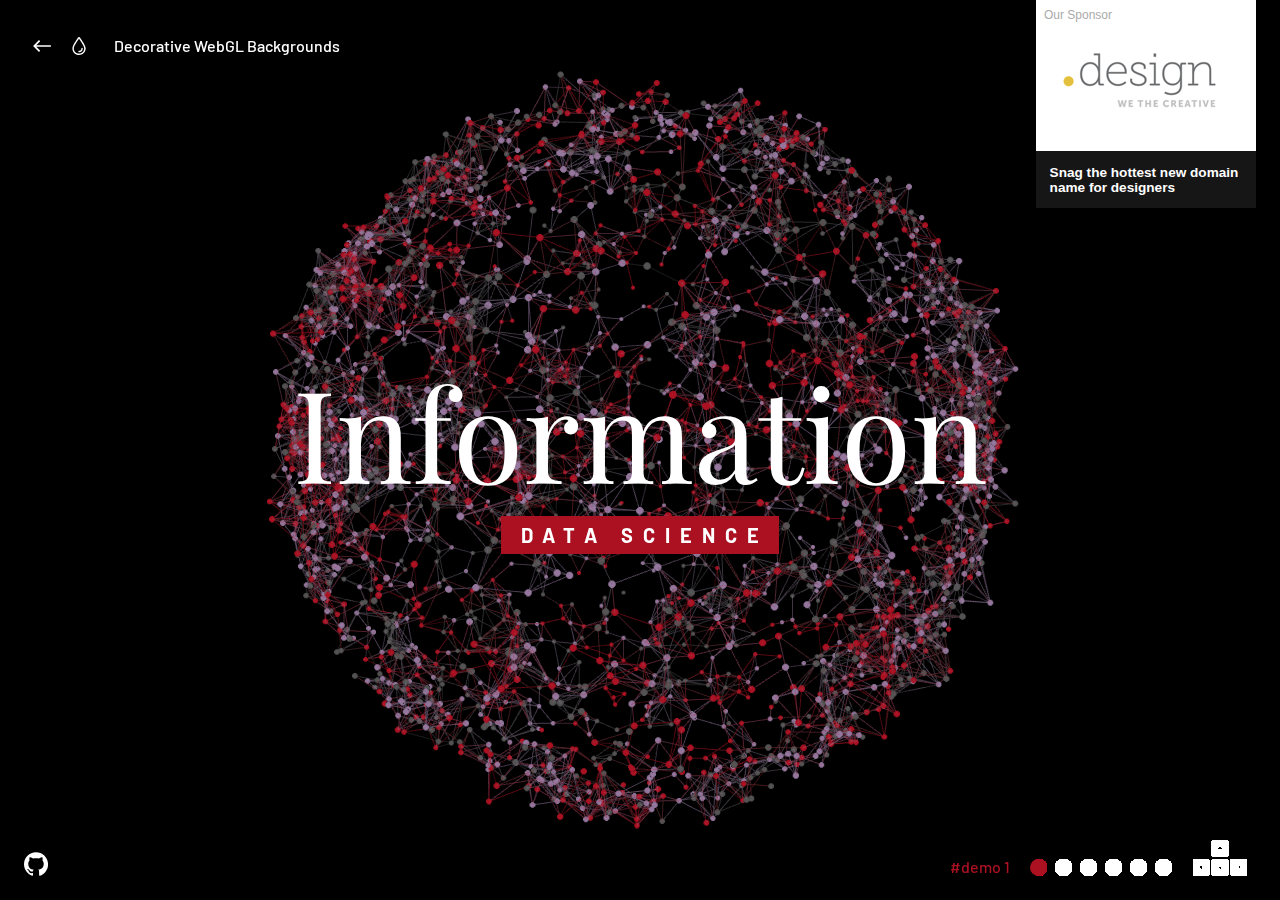
<file: index.html>
<!DOCTYPE html>
<html lang="en" class="no-js">
	<head>
		<meta charset="UTF-8" />
		<meta name="viewport" content="width=device-width, initial-scale=1">
		<title>Decorative WebGL Backgrounds | Demo 1 | Codrops</title>
		<meta name="description" content="A collection of decorative animated background shapes powered by WebGL and TweenMax." />
		<meta name="keywords" content="webgl, background, shape, web design, web development, tweenmax, gsap, animation" />
		<meta name="author" content="Louis Hoebregts for Codrops" />
		<link rel="shortcut icon" href="favicon.ico">
		<link href="https://fonts.googleapis.com/css?family=Barlow:400,500,700|Playfair+Display" rel="stylesheet">
		<link rel="stylesheet" type="text/css" href="css/base.css" />
		<link rel="stylesheet" type="text/css" href="css/demo1.css" />
		<link rel="stylesheet" type="text/css" href="pater/pater.css" />
		<script>document.documentElement.className="js";var supportsCssVars=function(){var e,t=document.createElement("style");return t.innerHTML="root: { --tmp-var: bold; }",document.head.appendChild(t),e=!!(window.CSS&&window.CSS.supports&&window.CSS.supports("font-weight","var(--tmp-var)")),t.parentNode.removeChild(t),e};supportsCssVars()||alert("Please view this demo in a modern browser that supports CSS Variables.");</script>
	</head>
	<body class="demo-1">
		<svg class="hidden">
			<symbol id="icon-arrow" viewBox="0 0 24 24">
				<title>arrow</title>
				<polygon points="6.3,12.8 20.9,12.8 20.9,11.2 6.3,11.2 10.2,7.2 9,6 3.1,12 9,18 10.2,16.8 "/>
			</symbol>
			<symbol id="icon-drop" viewBox="0 0 24 24">
				<title>drop</title>
				<path d="M12,21c-3.6,0-6.6-3-6.6-6.6C5.4,11,10.8,4,11.4,3.2C11.6,3.1,11.8,3,12,3s0.4,0.1,0.6,0.3c0.6,0.8,6.1,7.8,6.1,11.2C18.6,18.1,15.6,21,12,21zM12,4.8c-1.8,2.4-5.2,7.4-5.2,9.6c0,2.9,2.3,5.2,5.2,5.2s5.2-2.3,5.2-5.2C17.2,12.2,13.8,7.3,12,4.8z"/><path d="M12,18.2c-0.4,0-0.7-0.3-0.7-0.7s0.3-0.7,0.7-0.7c1.3,0,2.4-1.1,2.4-2.4c0-0.4,0.3-0.7,0.7-0.7c0.4,0,0.7,0.3,0.7,0.7C15.8,16.5,14.1,18.2,12,18.2z"/>
			</symbol>
			<symbol id="icon-github" viewBox="0 0 32.6 31.8">
				<title>github</title>
				<path d="M16.3,0C7.3,0,0,7.3,0,16.3c0,7.2,4.7,13.3,11.1,15.5c0.8,0.1,1.1-0.4,1.1-0.8c0-0.4,0-1.4,0-2.8c-4.5,1-5.5-2.2-5.5-2.2c-0.7-1.9-1.8-2.4-1.8-2.4c-1.5-1,0.1-1,0.1-1c1.6,0.1,2.5,1.7,2.5,1.7c1.5,2.5,3.8,1.8,4.7,1.4c0.1-1.1,0.6-1.8,1-2.2c-3.6-0.4-7.4-1.8-7.4-8.1c0-1.8,0.6-3.2,1.7-4.4C7.4,10.7,6.8,9,7.7,6.8c0,0,1.4-0.4,4.5,1.7c1.3-0.4,2.7-0.5,4.1-0.5c1.4,0,2.8,0.2,4.1,0.5c3.1-2.1,4.5-1.7,4.5-1.7c0.9,2.2,0.3,3.9,0.2,4.3c1,1.1,1.7,2.6,1.7,4.4c0,6.3-3.8,7.6-7.4,8c0.6,0.5,1.1,1.5,1.1,3c0,2.2,0,3.9,0,4.5c0,0.4,0.3,0.9,1.1,0.8c6.5-2.2,11.1-8.3,11.1-15.5C32.6,7.3,25.3,0,16.3,0z"/>
			</symbol>
			<symbol id="icon-keyboard" viewBox="0 0 100 70">
				<title>keyboard</title>
				<!-- https://thenounproject.com/term/keyboard/783/ by Paul te Kortschot from the Noun Project -->
				<path d="M 60.94,1.83 39.22,1.83 C 36.71,1.83 34.67,3.86 34.67,6.376 L 34.67,28.1 C 34.67,30.61 36.71,32.65 39.22,32.65 L 60.94,32.65 C 63.45,32.65 65.5,30.61 65.5,28.1 L 65.5,6.376 C 65.5,3.86 63.45,1.83 60.94,1.83 Z M 44.79,18.63 50.08,11.74 55.37,18.63 Z" opacity="0.2"/>
				<path d="M 60.86,36.75 39.14,36.75 C 36.63,36.75 34.59,38.79 34.59,41.3 L 34.59,63.02 C 34.59,65.53 36.63,67.57 39.14,67.57 L 60.86,67.57 C 63.38,67.57 65.41,65.53 65.41,63.02 L 65.41,41.3 C 65.42,38.79 63.38,36.75 60.86,36.75 Z M 50.08,57.45 44.79,50.55 55.37,50.55 Z" opacity="0.2" />
				<path d="M 95.45,36.75 73.73,36.75 C 71.22,36.75 69.18,38.79 69.18,41.3 L 69.18,63.02 C 69.18,65.53 71.22,67.57 73.73,67.57 L 95.45,67.57 C 97.97,67.57 100,65.53 100,63.02 L 100,41.3 C 100,38.79 97.97,36.75 95.45,36.75 Z M 83.4,57.45 83.4,46.86 90.3,52.16 Z" />
				<path d="M 26.27,36.75 4.55,36.75 C 2.037,36.75 0,38.79 0,41.3 L 0,63.02 C 0,65.53 2.037,67.57 4.55,67.57 L 26.27,67.57 C 28.78,67.57 30.82,65.53 30.82,63.02 L 30.82,41.3 C 30.82,38.79 28.78,36.75 26.27,36.75 Z M 16.69,57.45 9.79,52.16 16.69,46.86 Z" />
			</symbol>
		</svg>
		<main>
			<div class="content content--fixed">
				<header class="codrops-header">
					<div class="codrops-links">
						<a class="codrops-icon codrops-icon--prev" href="https://tympanus.net/Development/AnimatedFrameSlideshow/" title="Previous Demo"><svg class="icon icon--arrow"><use xlink:href="#icon-arrow"></use></svg></a>
						<a class="codrops-icon codrops-icon--drop" href="https://tympanus.net/codrops/?p=33168" title="Back to the article"><svg class="icon icon--drop"><use xlink:href="#icon-drop"></use></svg></a>
					</div>
					<h1 class="codrops-header__title">Decorative WebGL Backgrounds</h1>
				</header>
				<a class="github" href="https://github.com/Mamboleoo/DecorativeBackgrounds/" title="Find this project on GitHub"><svg class="icon icon--github"><use xlink:href="#icon-github"></use></svg></a>
				<nav class="demos">
					<svg class="icon icon--keyboard"><use xlink:href="#icon-keyboard"></use></svg>
					<a class="demo demo--current" href="index.html"><span>Demo 1</span></a>
					<a class="demo" href="index2.html"><span>Demo 2</span></a>
					<a class="demo" href="index3.html"><span>Demo 3</span></a>
					<a class="demo" href="index4.html"><span>Demo 4</span></a>
					<a class="demo" href="index5.html"><span>Demo 5</span></a>
					<a class="demo" href="index6.html"><span>Demo 6</span></a>
				</nav>
				<a class="pater" href="http://go.thoughtleaders.io/TLDcodrops211117" onClick="recordOutboundLink(this, 'Outbound Links', 'TLDcodrops211117');return false;">
					<img class="pater__img" src="pater/TLD.png" alt="TLD"/>
					<h3 class="pater__title">​Snag the hottest new domain name for designers</h3>
					<p class="pater__description">.design domains were just released and some of the best ones are still available. They normally cost $35 but Codrops readers <strong>get them now for FREE!</strong></p>
				</a>
			</div>
			<div class="content">
				<canvas class="scene scene--full" id="scene"></canvas>
				<script type="x-shader/x-vertex" id="wrapVertexShader">
					attribute float size;
					attribute vec3 color;
					varying vec3 vColor;
					void main() {
						vColor = color;
						vec4 mvPosition = modelViewMatrix * vec4( position, 1.0 );
						gl_PointSize = size * ( 350.0 / - mvPosition.z );
						gl_Position = projectionMatrix * mvPosition;
					}
				</script>
				<script type="x-shader/x-fragment" id="wrapFragmentShader">
					varying vec3 vColor;
					uniform sampler2D texture;
					void main(){
						vec4 textureColor = texture2D( texture, gl_PointCoord );
						if ( textureColor.a < 0.3 ) discard;
						vec4 color = vec4(vColor.xyz, 1.0) * textureColor;
						gl_FragColor = color;
					}
				</script>
				<div class="content__inner">
					<h2 class="content__title">Information</h2>
					<h3 class="content__subtitle">Data Science</h2>
				</div>
			</div>
		</main>
		<script src="js/demo.js"></script>
		<script src="js/three.min.js"></script>
		<script src="js/TweenMax.min.js"></script>
		<script src="js/demo1.js"></script>
	</body>
</html>
</file>
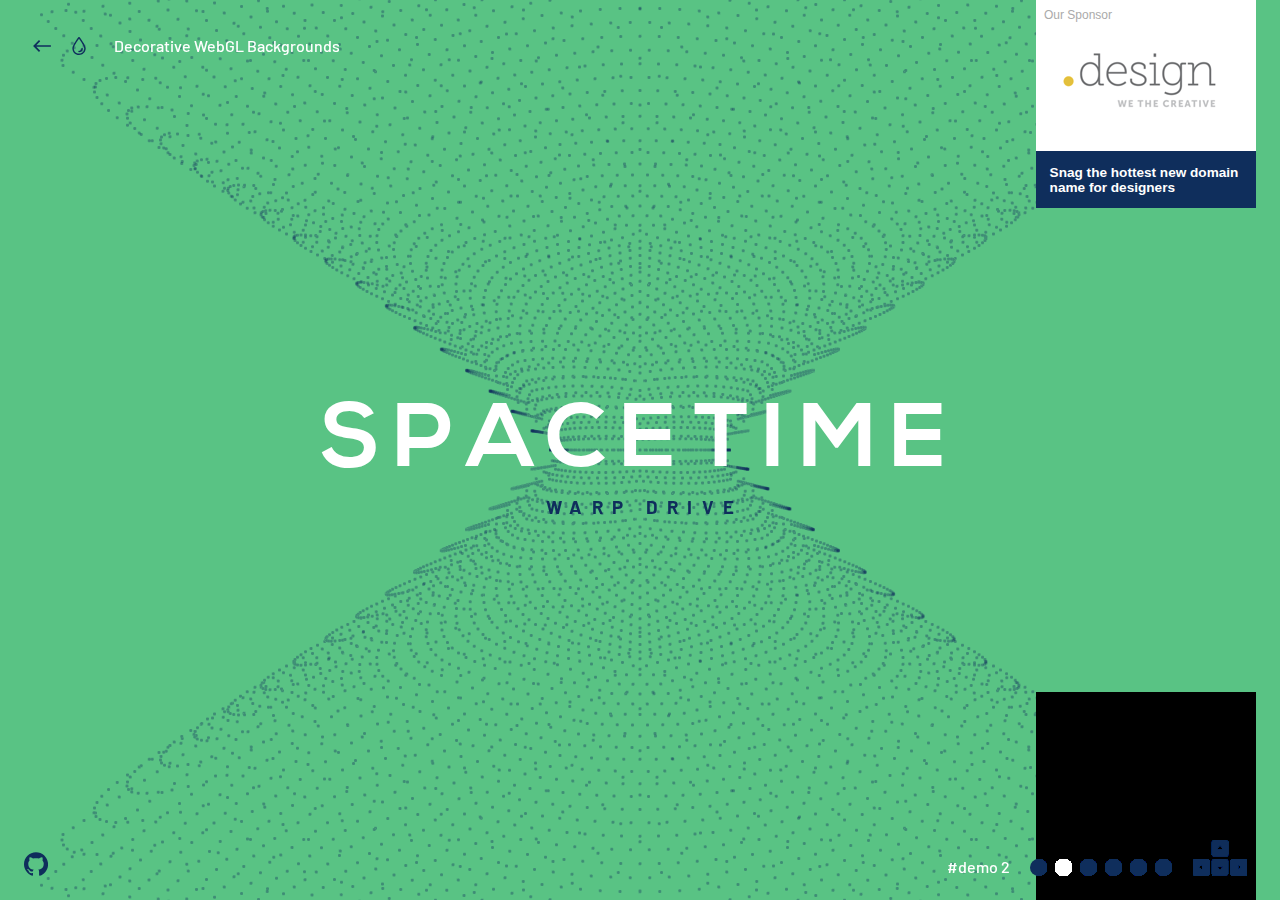
<file: index2.html>
<!DOCTYPE html>
<html lang="en" class="no-js">
	<head>
		<meta charset="UTF-8" />
		<meta name="viewport" content="width=device-width, initial-scale=1">
		<title>Decorative WebGL Backgrounds | Demo 2 | Codrops</title>
		<meta name="description" content="A collection of decorative animated background shapes powered by WebGL and TweenMax." />
		<meta name="keywords" content="webgl, background, shape, web design, web development, tweenmax, gsap, animation" />
		<meta name="author" content="Louis Hoebregts for Codrops" />
		<link rel="shortcut icon" href="favicon.ico">
		<link href="https://fonts.googleapis.com/css?family=Barlow:400,500,700" rel="stylesheet">
		<link rel="stylesheet" type="text/css" href="css/base.css" />
		<link rel="stylesheet" type="text/css" href="css/demo2.css" />
		<link rel="stylesheet" type="text/css" href="pater/pater.css" />
		<script>document.documentElement.className="js";var supportsCssVars=function(){var e,t=document.createElement("style");return t.innerHTML="root: { --tmp-var: bold; }",document.head.appendChild(t),e=!!(window.CSS&&window.CSS.supports&&window.CSS.supports("font-weight","var(--tmp-var)")),t.parentNode.removeChild(t),e};supportsCssVars()||alert("Please view this demo in a modern browser that supports CSS Variables.");</script>
	</head>
	<body class="demo-2">
		<svg class="hidden">
			<symbol id="icon-arrow" viewBox="0 0 24 24">
				<title>arrow</title>
				<polygon points="6.3,12.8 20.9,12.8 20.9,11.2 6.3,11.2 10.2,7.2 9,6 3.1,12 9,18 10.2,16.8 "/>
			</symbol>
			<symbol id="icon-drop" viewBox="0 0 24 24">
				<title>drop</title>
				<path d="M12,21c-3.6,0-6.6-3-6.6-6.6C5.4,11,10.8,4,11.4,3.2C11.6,3.1,11.8,3,12,3s0.4,0.1,0.6,0.3c0.6,0.8,6.1,7.8,6.1,11.2C18.6,18.1,15.6,21,12,21zM12,4.8c-1.8,2.4-5.2,7.4-5.2,9.6c0,2.9,2.3,5.2,5.2,5.2s5.2-2.3,5.2-5.2C17.2,12.2,13.8,7.3,12,4.8z"/><path d="M12,18.2c-0.4,0-0.7-0.3-0.7-0.7s0.3-0.7,0.7-0.7c1.3,0,2.4-1.1,2.4-2.4c0-0.4,0.3-0.7,0.7-0.7c0.4,0,0.7,0.3,0.7,0.7C15.8,16.5,14.1,18.2,12,18.2z"/>
			</symbol>
			<symbol id="icon-github" viewBox="0 0 32.6 31.8">
				<title>github</title>
				<path d="M16.3,0C7.3,0,0,7.3,0,16.3c0,7.2,4.7,13.3,11.1,15.5c0.8,0.1,1.1-0.4,1.1-0.8c0-0.4,0-1.4,0-2.8c-4.5,1-5.5-2.2-5.5-2.2c-0.7-1.9-1.8-2.4-1.8-2.4c-1.5-1,0.1-1,0.1-1c1.6,0.1,2.5,1.7,2.5,1.7c1.5,2.5,3.8,1.8,4.7,1.4c0.1-1.1,0.6-1.8,1-2.2c-3.6-0.4-7.4-1.8-7.4-8.1c0-1.8,0.6-3.2,1.7-4.4C7.4,10.7,6.8,9,7.7,6.8c0,0,1.4-0.4,4.5,1.7c1.3-0.4,2.7-0.5,4.1-0.5c1.4,0,2.8,0.2,4.1,0.5c3.1-2.1,4.5-1.7,4.5-1.7c0.9,2.2,0.3,3.9,0.2,4.3c1,1.1,1.7,2.6,1.7,4.4c0,6.3-3.8,7.6-7.4,8c0.6,0.5,1.1,1.5,1.1,3c0,2.2,0,3.9,0,4.5c0,0.4,0.3,0.9,1.1,0.8c6.5-2.2,11.1-8.3,11.1-15.5C32.6,7.3,25.3,0,16.3,0z"/>
			</symbol>
			<symbol id="icon-keyboard" viewBox="0 0 100 70">
				<title>keyboard</title>
				<!-- https://thenounproject.com/term/keyboard/783/ by Paul te Kortschot from the Noun Project -->
				<path d="M 60.94,1.83 39.22,1.83 C 36.71,1.83 34.67,3.86 34.67,6.376 L 34.67,28.1 C 34.67,30.61 36.71,32.65 39.22,32.65 L 60.94,32.65 C 63.45,32.65 65.5,30.61 65.5,28.1 L 65.5,6.376 C 65.5,3.86 63.45,1.83 60.94,1.83 Z M 44.79,18.63 50.08,11.74 55.37,18.63 Z" opacity="0.2"/>
				<path d="M 60.86,36.75 39.14,36.75 C 36.63,36.75 34.59,38.79 34.59,41.3 L 34.59,63.02 C 34.59,65.53 36.63,67.57 39.14,67.57 L 60.86,67.57 C 63.38,67.57 65.41,65.53 65.41,63.02 L 65.41,41.3 C 65.42,38.79 63.38,36.75 60.86,36.75 Z M 50.08,57.45 44.79,50.55 55.37,50.55 Z" opacity="0.2" />
				<path d="M 95.45,36.75 73.73,36.75 C 71.22,36.75 69.18,38.79 69.18,41.3 L 69.18,63.02 C 69.18,65.53 71.22,67.57 73.73,67.57 L 95.45,67.57 C 97.97,67.57 100,65.53 100,63.02 L 100,41.3 C 100,38.79 97.97,36.75 95.45,36.75 Z M 83.4,57.45 83.4,46.86 90.3,52.16 Z" />
				<path d="M 26.27,36.75 4.55,36.75 C 2.037,36.75 0,38.79 0,41.3 L 0,63.02 C 0,65.53 2.037,67.57 4.55,67.57 L 26.27,67.57 C 28.78,67.57 30.82,65.53 30.82,63.02 L 30.82,41.3 C 30.82,38.79 28.78,36.75 26.27,36.75 Z M 16.69,57.45 9.79,52.16 16.69,46.86 Z" />
			</symbol>
		</svg>
		<main>
			<div class="content content--fixed">
				<header class="codrops-header">
					<div class="codrops-links">
						<a class="codrops-icon codrops-icon--prev" href="https://tympanus.net/Development/AnimatedFrameSlideshow/" title="Previous Demo"><svg class="icon icon--arrow"><use xlink:href="#icon-arrow"></use></svg></a>
						<a class="codrops-icon codrops-icon--drop" href="https://tympanus.net/codrops/?p=33168" title="Back to the article"><svg class="icon icon--drop"><use xlink:href="#icon-drop"></use></svg></a>
					</div>
					<h1 class="codrops-header__title">Decorative WebGL Backgrounds</h1>
				</header>
				<a class="github" href="https://github.com/Mamboleoo/DecorativeBackgrounds/" title="Find this project on GitHub"><svg class="icon icon--github"><use xlink:href="#icon-github"></use></svg></a>
				<nav class="demos">
					<svg class="icon icon--keyboard"><use xlink:href="#icon-keyboard"></use></svg>
					<a class="demo" href="index.html"><span>Demo 1</span></a>
					<a class="demo demo--current" href="index2.html"><span>Demo 2</span></a>
					<a class="demo" href="index3.html"><span>Demo 3</span></a>
					<a class="demo" href="index4.html"><span>Demo 4</span></a>
					<a class="demo" href="index5.html"><span>Demo 5</span></a>
					<a class="demo" href="index6.html"><span>Demo 6</span></a>
				</nav>
				<a class="pater" href="http://go.thoughtleaders.io/TLDcodrops211117" onClick="recordOutboundLink(this, 'Outbound Links', 'TLDcodrops211117');return false;">
					<img class="pater__img" src="pater/TLD.png" alt="TLD"/>
					<h3 class="pater__title">​Snag the hottest new domain name for designers</h3>
					<p class="pater__description">.design domains were just released and some of the best ones are still available. They normally cost $35 but Codrops readers <strong>get them now for FREE!</strong></p>
				</a>
			</div>
			<div class="content">
				<canvas class="scene scene--full" id="scene"></canvas>
				<script type="x-shader/x-vertex" id="wrapVertexShader">
					#define PI 3.1415926535897932384626433832795
					attribute float size;
					void main() {
						vec4 mvPosition = modelViewMatrix * vec4( position, 1.0 );
						gl_PointSize = 3.0;
						gl_Position = projectionMatrix * mvPosition;
					}
				</script>
				<script type="x-shader/x-fragment" id="wrapFragmentShader">
					uniform sampler2D texture;
					void main(){
						vec4 textureColor = texture2D( texture, gl_PointCoord );
						if ( textureColor.a < 0.3 ) discard;
						vec4 dotColor = vec4(0.06, 0.18, 0.36, 0.4);
						vec4 color = dotColor * textureColor;
						gl_FragColor = color;
					}
				</script>
				<div class="content__inner">
					<h2 class="content__title">Spacetime</h2>
					<h3 class="content__subtitle">Warp Drive</h2>
				</div>
			</div>
		</main>
		<script src="js/demo.js"></script>
		<script src="js/three.min.js"></script>
		<script src="js/TweenMax.min.js"></script>
		<script src="js/demo2.js"></script>
	</body>
</html>
</file>
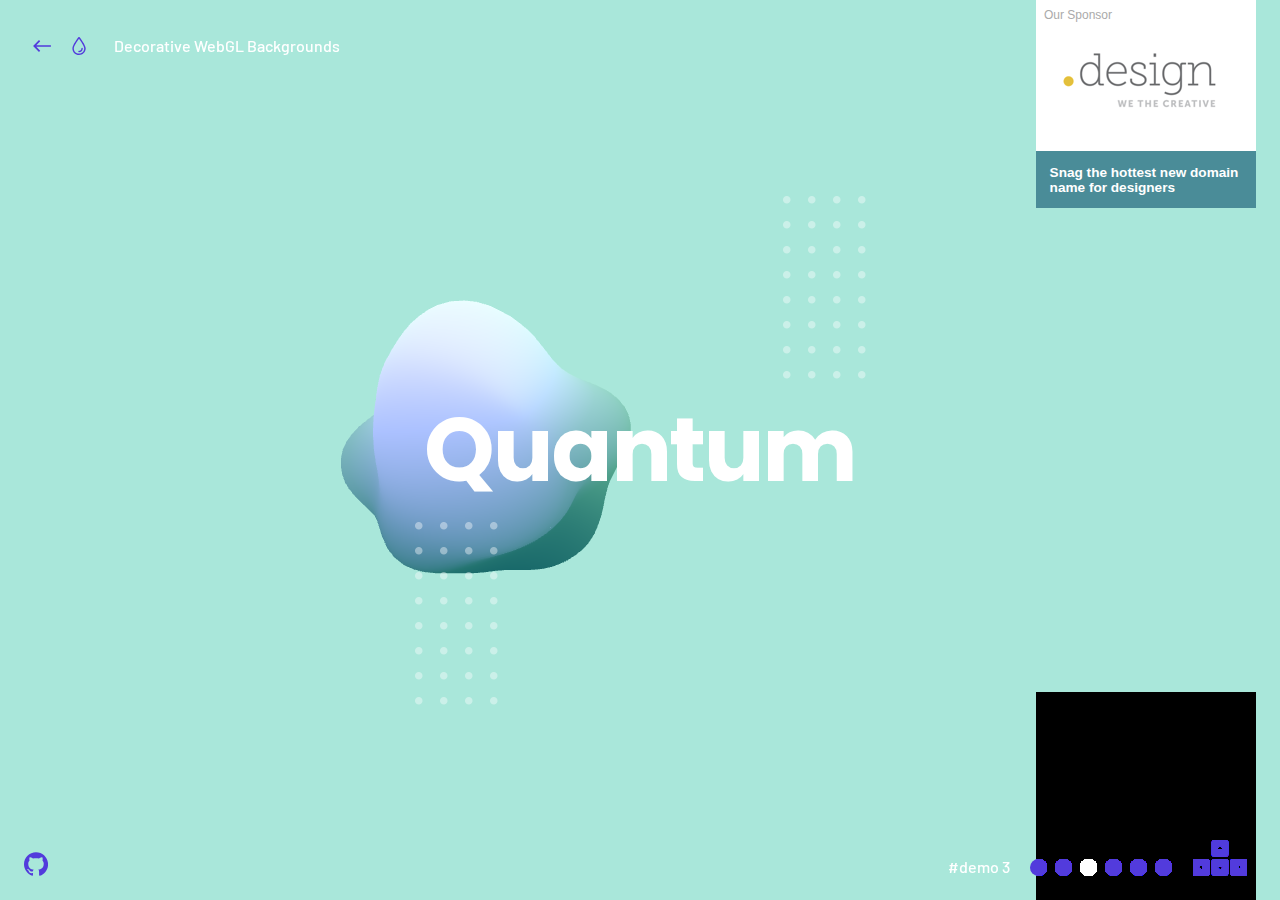
<file: index3.html>
<!DOCTYPE html>
<html lang="en" class="no-js">
	<head>
		<meta charset="UTF-8" />
		<meta name="viewport" content="width=device-width, initial-scale=1">
		<title>Decorative WebGL Backgrounds | Demo 3 | Codrops</title>
		<meta name="description" content="A collection of decorative animated background shapes powered by WebGL and TweenMax." />
		<meta name="keywords" content="webgl, background, shape, web design, web development, tweenmax, gsap, animation" />
		<meta name="author" content="Louis Hoebregts for Codrops" />
		<link rel="shortcut icon" href="favicon.ico">
		<link href="https://fonts.googleapis.com/css?family=Barlow:400,500,700|Poppins:600" rel="stylesheet">
		<link rel="stylesheet" type="text/css" href="css/base.css" />
		<link rel="stylesheet" type="text/css" href="css/demo3.css" />
		<link rel="stylesheet" type="text/css" href="pater/pater.css" />
		<script>document.documentElement.className="js";var supportsCssVars=function(){var e,t=document.createElement("style");return t.innerHTML="root: { --tmp-var: bold; }",document.head.appendChild(t),e=!!(window.CSS&&window.CSS.supports&&window.CSS.supports("font-weight","var(--tmp-var)")),t.parentNode.removeChild(t),e};supportsCssVars()||alert("Please view this demo in a modern browser that supports CSS Variables.");</script>
	</head>
	<body class="demo-3">
		<svg class="hidden">
			<symbol id="icon-arrow" viewBox="0 0 24 24">
				<title>arrow</title>
				<polygon points="6.3,12.8 20.9,12.8 20.9,11.2 6.3,11.2 10.2,7.2 9,6 3.1,12 9,18 10.2,16.8 "/>
			</symbol>
			<symbol id="icon-drop" viewBox="0 0 24 24">
				<title>drop</title>
				<path d="M12,21c-3.6,0-6.6-3-6.6-6.6C5.4,11,10.8,4,11.4,3.2C11.6,3.1,11.8,3,12,3s0.4,0.1,0.6,0.3c0.6,0.8,6.1,7.8,6.1,11.2C18.6,18.1,15.6,21,12,21zM12,4.8c-1.8,2.4-5.2,7.4-5.2,9.6c0,2.9,2.3,5.2,5.2,5.2s5.2-2.3,5.2-5.2C17.2,12.2,13.8,7.3,12,4.8z"/><path d="M12,18.2c-0.4,0-0.7-0.3-0.7-0.7s0.3-0.7,0.7-0.7c1.3,0,2.4-1.1,2.4-2.4c0-0.4,0.3-0.7,0.7-0.7c0.4,0,0.7,0.3,0.7,0.7C15.8,16.5,14.1,18.2,12,18.2z"/>
			</symbol>
			<symbol id="icon-github" viewBox="0 0 32.6 31.8">
				<title>github</title>
				<path d="M16.3,0C7.3,0,0,7.3,0,16.3c0,7.2,4.7,13.3,11.1,15.5c0.8,0.1,1.1-0.4,1.1-0.8c0-0.4,0-1.4,0-2.8c-4.5,1-5.5-2.2-5.5-2.2c-0.7-1.9-1.8-2.4-1.8-2.4c-1.5-1,0.1-1,0.1-1c1.6,0.1,2.5,1.7,2.5,1.7c1.5,2.5,3.8,1.8,4.7,1.4c0.1-1.1,0.6-1.8,1-2.2c-3.6-0.4-7.4-1.8-7.4-8.1c0-1.8,0.6-3.2,1.7-4.4C7.4,10.7,6.8,9,7.7,6.8c0,0,1.4-0.4,4.5,1.7c1.3-0.4,2.7-0.5,4.1-0.5c1.4,0,2.8,0.2,4.1,0.5c3.1-2.1,4.5-1.7,4.5-1.7c0.9,2.2,0.3,3.9,0.2,4.3c1,1.1,1.7,2.6,1.7,4.4c0,6.3-3.8,7.6-7.4,8c0.6,0.5,1.1,1.5,1.1,3c0,2.2,0,3.9,0,4.5c0,0.4,0.3,0.9,1.1,0.8c6.5-2.2,11.1-8.3,11.1-15.5C32.6,7.3,25.3,0,16.3,0z"/>
			</symbol>
			<symbol id="icon-keyboard" viewBox="0 0 100 70">
				<title>keyboard</title>
				<!-- https://thenounproject.com/term/keyboard/783/ by Paul te Kortschot from the Noun Project -->
				<path d="M 60.94,1.83 39.22,1.83 C 36.71,1.83 34.67,3.86 34.67,6.376 L 34.67,28.1 C 34.67,30.61 36.71,32.65 39.22,32.65 L 60.94,32.65 C 63.45,32.65 65.5,30.61 65.5,28.1 L 65.5,6.376 C 65.5,3.86 63.45,1.83 60.94,1.83 Z M 44.79,18.63 50.08,11.74 55.37,18.63 Z" opacity="0.2"/>
				<path d="M 60.86,36.75 39.14,36.75 C 36.63,36.75 34.59,38.79 34.59,41.3 L 34.59,63.02 C 34.59,65.53 36.63,67.57 39.14,67.57 L 60.86,67.57 C 63.38,67.57 65.41,65.53 65.41,63.02 L 65.41,41.3 C 65.42,38.79 63.38,36.75 60.86,36.75 Z M 50.08,57.45 44.79,50.55 55.37,50.55 Z" opacity="0.2" />
				<path d="M 95.45,36.75 73.73,36.75 C 71.22,36.75 69.18,38.79 69.18,41.3 L 69.18,63.02 C 69.18,65.53 71.22,67.57 73.73,67.57 L 95.45,67.57 C 97.97,67.57 100,65.53 100,63.02 L 100,41.3 C 100,38.79 97.97,36.75 95.45,36.75 Z M 83.4,57.45 83.4,46.86 90.3,52.16 Z" />
				<path d="M 26.27,36.75 4.55,36.75 C 2.037,36.75 0,38.79 0,41.3 L 0,63.02 C 0,65.53 2.037,67.57 4.55,67.57 L 26.27,67.57 C 28.78,67.57 30.82,65.53 30.82,63.02 L 30.82,41.3 C 30.82,38.79 28.78,36.75 26.27,36.75 Z M 16.69,57.45 9.79,52.16 16.69,46.86 Z" />
			</symbol>
		</svg>
		<main>
			<div class="content content--fixed">
				<header class="codrops-header">
					<div class="codrops-links">
						<a class="codrops-icon codrops-icon--prev" href="https://tympanus.net/Development/AnimatedFrameSlideshow/" title="Previous Demo"><svg class="icon icon--arrow"><use xlink:href="#icon-arrow"></use></svg></a>
						<a class="codrops-icon codrops-icon--drop" href="https://tympanus.net/codrops/?p=33168" title="Back to the article"><svg class="icon icon--drop"><use xlink:href="#icon-drop"></use></svg></a>
					</div>
					<h1 class="codrops-header__title">Decorative WebGL Backgrounds</h1>
				</header>
				<a class="github" href="https://github.com/Mamboleoo/DecorativeBackgrounds/" title="Find this project on GitHub"><svg class="icon icon--github"><use xlink:href="#icon-github"></use></svg></a>
				<nav class="demos">
					<svg class="icon icon--keyboard"><use xlink:href="#icon-keyboard"></use></svg>
					<a class="demo" href="index.html"><span>Demo 1</span></a>
					<a class="demo" href="index2.html"><span>Demo 2</span></a>
					<a class="demo demo--current" href="index3.html"><span>Demo 3</span></a>
					<a class="demo" href="index4.html"><span>Demo 4</span></a>
					<a class="demo" href="index5.html"><span>Demo 5</span></a>
					<a class="demo" href="index6.html"><span>Demo 6</span></a>
				</nav>
				<a class="pater" href="http://go.thoughtleaders.io/TLDcodrops211117" onClick="recordOutboundLink(this, 'Outbound Links', 'TLDcodrops211117');return false;">
					<img class="pater__img" src="pater/TLD.png" alt="TLD"/>
					<h3 class="pater__title">​Snag the hottest new domain name for designers</h3>
					<p class="pater__description">.design domains were just released and some of the best ones are still available. They normally cost $35 but Codrops readers <strong>get them now for FREE!</strong></p>
				</a>
			</div>
			<div class="content">
				<canvas class="scene scene--full" id="scene"></canvas>
				<div class="content__inner">
					<h2 class="content__title">Quantum</h2>
				</div>
			</div>
		</main>
		<script src="js/demo.js"></script>
		<script src="js/three.min.js"></script>
		<script src="js/perlin.js"></script>
		<script src="js/TweenMax.min.js"></script>
		<script src="js/demo3.js"></script>
	</body>
</html>
</file>
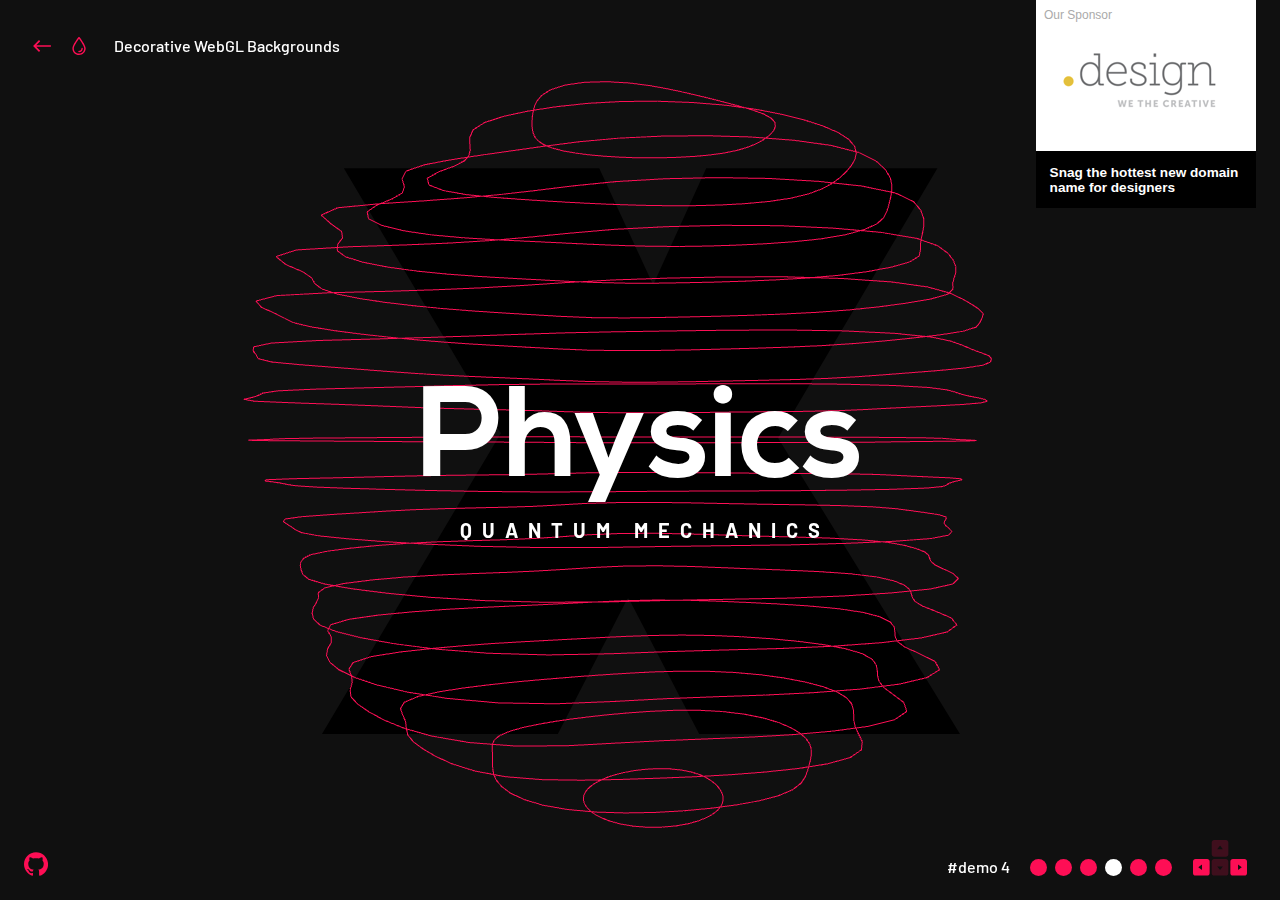
<file: index4.html>
<!DOCTYPE html>
<html lang="en" class="no-js">
	<head>
		<meta charset="UTF-8" />
		<meta name="viewport" content="width=device-width, initial-scale=1">
		<title>Decorative WebGL Backgrounds | Demo 4 | Codrops</title>
		<meta name="description" content="A collection of decorative animated background shapes powered by WebGL and TweenMax." />
		<meta name="keywords" content="webgl, background, shape, web design, web development, tweenmax, gsap, animation" />
		<meta name="author" content="Louis Hoebregts for Codrops" />
		<link rel="shortcut icon" href="favicon.ico">
		<link href="https://fonts.googleapis.com/css?family=Barlow:400,500,700" rel="stylesheet">
		<link rel="stylesheet" type="text/css" href="css/base.css" />
		<link rel="stylesheet" type="text/css" href="css/demo4.css" />
		<link rel="stylesheet" type="text/css" href="pater/pater.css" />
		<script>document.documentElement.className="js";var supportsCssVars=function(){var e,t=document.createElement("style");return t.innerHTML="root: { --tmp-var: bold; }",document.head.appendChild(t),e=!!(window.CSS&&window.CSS.supports&&window.CSS.supports("font-weight","var(--tmp-var)")),t.parentNode.removeChild(t),e};supportsCssVars()||alert("Please view this demo in a modern browser that supports CSS Variables.");</script>
	</head>
	<body class="demo-4">
		<svg class="hidden">
			<symbol id="icon-arrow" viewBox="0 0 24 24">
				<title>arrow</title>
				<polygon points="6.3,12.8 20.9,12.8 20.9,11.2 6.3,11.2 10.2,7.2 9,6 3.1,12 9,18 10.2,16.8 "/>
			</symbol>
			<symbol id="icon-drop" viewBox="0 0 24 24">
				<title>drop</title>
				<path d="M12,21c-3.6,0-6.6-3-6.6-6.6C5.4,11,10.8,4,11.4,3.2C11.6,3.1,11.8,3,12,3s0.4,0.1,0.6,0.3c0.6,0.8,6.1,7.8,6.1,11.2C18.6,18.1,15.6,21,12,21zM12,4.8c-1.8,2.4-5.2,7.4-5.2,9.6c0,2.9,2.3,5.2,5.2,5.2s5.2-2.3,5.2-5.2C17.2,12.2,13.8,7.3,12,4.8z"/><path d="M12,18.2c-0.4,0-0.7-0.3-0.7-0.7s0.3-0.7,0.7-0.7c1.3,0,2.4-1.1,2.4-2.4c0-0.4,0.3-0.7,0.7-0.7c0.4,0,0.7,0.3,0.7,0.7C15.8,16.5,14.1,18.2,12,18.2z"/>
			</symbol>
			<symbol id="icon-github" viewBox="0 0 32.6 31.8">
				<title>github</title>
				<path d="M16.3,0C7.3,0,0,7.3,0,16.3c0,7.2,4.7,13.3,11.1,15.5c0.8,0.1,1.1-0.4,1.1-0.8c0-0.4,0-1.4,0-2.8c-4.5,1-5.5-2.2-5.5-2.2c-0.7-1.9-1.8-2.4-1.8-2.4c-1.5-1,0.1-1,0.1-1c1.6,0.1,2.5,1.7,2.5,1.7c1.5,2.5,3.8,1.8,4.7,1.4c0.1-1.1,0.6-1.8,1-2.2c-3.6-0.4-7.4-1.8-7.4-8.1c0-1.8,0.6-3.2,1.7-4.4C7.4,10.7,6.8,9,7.7,6.8c0,0,1.4-0.4,4.5,1.7c1.3-0.4,2.7-0.5,4.1-0.5c1.4,0,2.8,0.2,4.1,0.5c3.1-2.1,4.5-1.7,4.5-1.7c0.9,2.2,0.3,3.9,0.2,4.3c1,1.1,1.7,2.6,1.7,4.4c0,6.3-3.8,7.6-7.4,8c0.6,0.5,1.1,1.5,1.1,3c0,2.2,0,3.9,0,4.5c0,0.4,0.3,0.9,1.1,0.8c6.5-2.2,11.1-8.3,11.1-15.5C32.6,7.3,25.3,0,16.3,0z"/>
			</symbol>
			<symbol id="icon-keyboard" viewBox="0 0 100 70">
				<title>keyboard</title>
				<!-- https://thenounproject.com/term/keyboard/783/ by Paul te Kortschot from the Noun Project -->
				<path d="M 60.94,1.83 39.22,1.83 C 36.71,1.83 34.67,3.86 34.67,6.376 L 34.67,28.1 C 34.67,30.61 36.71,32.65 39.22,32.65 L 60.94,32.65 C 63.45,32.65 65.5,30.61 65.5,28.1 L 65.5,6.376 C 65.5,3.86 63.45,1.83 60.94,1.83 Z M 44.79,18.63 50.08,11.74 55.37,18.63 Z" opacity="0.2"/>
				<path d="M 60.86,36.75 39.14,36.75 C 36.63,36.75 34.59,38.79 34.59,41.3 L 34.59,63.02 C 34.59,65.53 36.63,67.57 39.14,67.57 L 60.86,67.57 C 63.38,67.57 65.41,65.53 65.41,63.02 L 65.41,41.3 C 65.42,38.79 63.38,36.75 60.86,36.75 Z M 50.08,57.45 44.79,50.55 55.37,50.55 Z" opacity="0.2" />
				<path d="M 95.45,36.75 73.73,36.75 C 71.22,36.75 69.18,38.79 69.18,41.3 L 69.18,63.02 C 69.18,65.53 71.22,67.57 73.73,67.57 L 95.45,67.57 C 97.97,67.57 100,65.53 100,63.02 L 100,41.3 C 100,38.79 97.97,36.75 95.45,36.75 Z M 83.4,57.45 83.4,46.86 90.3,52.16 Z" />
				<path d="M 26.27,36.75 4.55,36.75 C 2.037,36.75 0,38.79 0,41.3 L 0,63.02 C 0,65.53 2.037,67.57 4.55,67.57 L 26.27,67.57 C 28.78,67.57 30.82,65.53 30.82,63.02 L 30.82,41.3 C 30.82,38.79 28.78,36.75 26.27,36.75 Z M 16.69,57.45 9.79,52.16 16.69,46.86 Z" />
			</symbol>
		</svg>
		<main>
			<div class="content content--fixed">
				<header class="codrops-header">
					<div class="codrops-links">
						<a class="codrops-icon codrops-icon--prev" href="https://tympanus.net/Development/AnimatedFrameSlideshow/" title="Previous Demo"><svg class="icon icon--arrow"><use xlink:href="#icon-arrow"></use></svg></a>
						<a class="codrops-icon codrops-icon--drop" href="https://tympanus.net/codrops/?p=33168" title="Back to the article"><svg class="icon icon--drop"><use xlink:href="#icon-drop"></use></svg></a>
					</div>
					<h1 class="codrops-header__title">Decorative WebGL Backgrounds</h1>
				</header>
				<a class="github" href="https://github.com/Mamboleoo/DecorativeBackgrounds/" title="Find this project on GitHub"><svg class="icon icon--github"><use xlink:href="#icon-github"></use></svg></a>
				<nav class="demos">
					<svg class="icon icon--keyboard"><use xlink:href="#icon-keyboard"></use></svg>
					<a class="demo" href="index.html"><span>Demo 1</span></a>
					<a class="demo" href="index2.html"><span>Demo 2</span></a>
					<a class="demo" href="index3.html"><span>Demo 3</span></a>
					<a class="demo demo--current" href="index4.html"><span>Demo 4</span></a>
					<a class="demo" href="index5.html"><span>Demo 5</span></a>
					<a class="demo" href="index6.html"><span>Demo 6</span></a>
				</nav>
				<a class="pater" href="http://go.thoughtleaders.io/TLDcodrops211117" onClick="recordOutboundLink(this, 'Outbound Links', 'TLDcodrops211117');return false;">
					<img class="pater__img" src="pater/TLD.png" alt="TLD"/>
					<h3 class="pater__title">​Snag the hottest new domain name for designers</h3>
					<p class="pater__description">.design domains were just released and some of the best ones are still available. They normally cost $35 but Codrops readers <strong>get them now for FREE!</strong></p>
				</a>
			</div>
			<div class="content">
				<canvas class="scene scene--full" id="scene"></canvas>
				<div class="content__inner">
					<h2 class="content__title">Physics</h2>
					<h3 class="content__subtitle">Quantum Mechanics</h2>
				</div>
			</div>
		</main>
		<script src="js/demo.js"></script>
		<script src="js/three.min.js"></script>
		<script src="js/perlin.js"></script>
		<script src="js/TweenMax.min.js"></script>
		<script src="js/demo4.js"></script>
	</body>
</html>
</file>
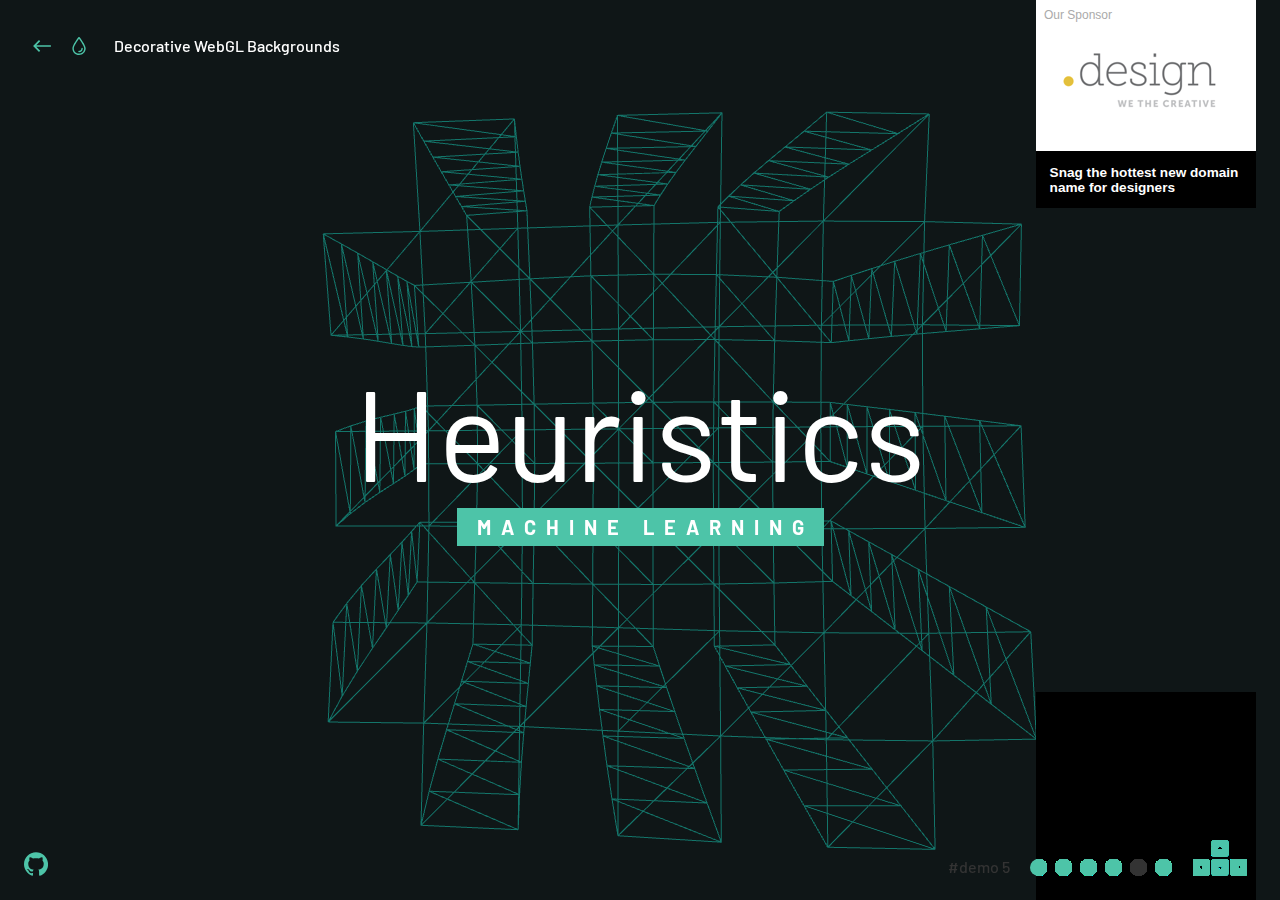
<file: index5.html>
<!DOCTYPE html>
<html lang="en" class="no-js">
	<head>
		<meta charset="UTF-8" />
		<meta name="viewport" content="width=device-width, initial-scale=1">
		<title>Decorative WebGL Backgrounds | Demo 5 | Codrops</title>
		<meta name="description" content="A collection of decorative animated background shapes powered by WebGL and TweenMax." />
		<meta name="keywords" content="webgl, background, shape, web design, web development, tweenmax, gsap, animation" />
		<meta name="author" content="Louis Hoebregts for Codrops" />
		<link rel="shortcut icon" href="favicon.ico">
		<link href="https://fonts.googleapis.com/css?family=Barlow:400,500,700|Vidaloka" rel="stylesheet">
		<link rel="stylesheet" type="text/css" href="css/base.css" />
		<link rel="stylesheet" type="text/css" href="css/demo5.css" />
		<link rel="stylesheet" type="text/css" href="pater/pater.css" />
		<script>document.documentElement.className="js";var supportsCssVars=function(){var e,t=document.createElement("style");return t.innerHTML="root: { --tmp-var: bold; }",document.head.appendChild(t),e=!!(window.CSS&&window.CSS.supports&&window.CSS.supports("font-weight","var(--tmp-var)")),t.parentNode.removeChild(t),e};supportsCssVars()||alert("Please view this demo in a modern browser that supports CSS Variables.");</script>
	</head>
	<body class="demo-5">
		<svg class="hidden">
			<symbol id="icon-arrow" viewBox="0 0 24 24">
				<title>arrow</title>
				<polygon points="6.3,12.8 20.9,12.8 20.9,11.2 6.3,11.2 10.2,7.2 9,6 3.1,12 9,18 10.2,16.8 "/>
			</symbol>
			<symbol id="icon-drop" viewBox="0 0 24 24">
				<title>drop</title>
				<path d="M12,21c-3.6,0-6.6-3-6.6-6.6C5.4,11,10.8,4,11.4,3.2C11.6,3.1,11.8,3,12,3s0.4,0.1,0.6,0.3c0.6,0.8,6.1,7.8,6.1,11.2C18.6,18.1,15.6,21,12,21zM12,4.8c-1.8,2.4-5.2,7.4-5.2,9.6c0,2.9,2.3,5.2,5.2,5.2s5.2-2.3,5.2-5.2C17.2,12.2,13.8,7.3,12,4.8z"/><path d="M12,18.2c-0.4,0-0.7-0.3-0.7-0.7s0.3-0.7,0.7-0.7c1.3,0,2.4-1.1,2.4-2.4c0-0.4,0.3-0.7,0.7-0.7c0.4,0,0.7,0.3,0.7,0.7C15.8,16.5,14.1,18.2,12,18.2z"/>
			</symbol>
			<symbol id="icon-github" viewBox="0 0 32.6 31.8">
				<title>github</title>
				<path d="M16.3,0C7.3,0,0,7.3,0,16.3c0,7.2,4.7,13.3,11.1,15.5c0.8,0.1,1.1-0.4,1.1-0.8c0-0.4,0-1.4,0-2.8c-4.5,1-5.5-2.2-5.5-2.2c-0.7-1.9-1.8-2.4-1.8-2.4c-1.5-1,0.1-1,0.1-1c1.6,0.1,2.5,1.7,2.5,1.7c1.5,2.5,3.8,1.8,4.7,1.4c0.1-1.1,0.6-1.8,1-2.2c-3.6-0.4-7.4-1.8-7.4-8.1c0-1.8,0.6-3.2,1.7-4.4C7.4,10.7,6.8,9,7.7,6.8c0,0,1.4-0.4,4.5,1.7c1.3-0.4,2.7-0.5,4.1-0.5c1.4,0,2.8,0.2,4.1,0.5c3.1-2.1,4.5-1.7,4.5-1.7c0.9,2.2,0.3,3.9,0.2,4.3c1,1.1,1.7,2.6,1.7,4.4c0,6.3-3.8,7.6-7.4,8c0.6,0.5,1.1,1.5,1.1,3c0,2.2,0,3.9,0,4.5c0,0.4,0.3,0.9,1.1,0.8c6.5-2.2,11.1-8.3,11.1-15.5C32.6,7.3,25.3,0,16.3,0z"/>
			</symbol>
			<symbol id="icon-keyboard" viewBox="0 0 100 70">
				<title>keyboard</title>
				<!-- https://thenounproject.com/term/keyboard/783/ by Paul te Kortschot from the Noun Project -->
				<path d="M 60.94,1.83 39.22,1.83 C 36.71,1.83 34.67,3.86 34.67,6.376 L 34.67,28.1 C 34.67,30.61 36.71,32.65 39.22,32.65 L 60.94,32.65 C 63.45,32.65 65.5,30.61 65.5,28.1 L 65.5,6.376 C 65.5,3.86 63.45,1.83 60.94,1.83 Z M 44.79,18.63 50.08,11.74 55.37,18.63 Z" opacity="0.2"/>
				<path d="M 60.86,36.75 39.14,36.75 C 36.63,36.75 34.59,38.79 34.59,41.3 L 34.59,63.02 C 34.59,65.53 36.63,67.57 39.14,67.57 L 60.86,67.57 C 63.38,67.57 65.41,65.53 65.41,63.02 L 65.41,41.3 C 65.42,38.79 63.38,36.75 60.86,36.75 Z M 50.08,57.45 44.79,50.55 55.37,50.55 Z" opacity="0.2" />
				<path d="M 95.45,36.75 73.73,36.75 C 71.22,36.75 69.18,38.79 69.18,41.3 L 69.18,63.02 C 69.18,65.53 71.22,67.57 73.73,67.57 L 95.45,67.57 C 97.97,67.57 100,65.53 100,63.02 L 100,41.3 C 100,38.79 97.97,36.75 95.45,36.75 Z M 83.4,57.45 83.4,46.86 90.3,52.16 Z" />
				<path d="M 26.27,36.75 4.55,36.75 C 2.037,36.75 0,38.79 0,41.3 L 0,63.02 C 0,65.53 2.037,67.57 4.55,67.57 L 26.27,67.57 C 28.78,67.57 30.82,65.53 30.82,63.02 L 30.82,41.3 C 30.82,38.79 28.78,36.75 26.27,36.75 Z M 16.69,57.45 9.79,52.16 16.69,46.86 Z" />
			</symbol>
		</svg>
		<main>
			<div class="content content--fixed">
				<header class="codrops-header">
					<div class="codrops-links">
						<a class="codrops-icon codrops-icon--prev" href="https://tympanus.net/Development/AnimatedFrameSlideshow/" title="Previous Demo"><svg class="icon icon--arrow"><use xlink:href="#icon-arrow"></use></svg></a>
						<a class="codrops-icon codrops-icon--drop" href="https://tympanus.net/codrops/?p=33168" title="Back to the article"><svg class="icon icon--drop"><use xlink:href="#icon-drop"></use></svg></a>
					</div>
					<h1 class="codrops-header__title">Decorative WebGL Backgrounds</h1>
				</header>
				<a class="github" href="https://github.com/Mamboleoo/DecorativeBackgrounds/" title="Find this project on GitHub"><svg class="icon icon--github"><use xlink:href="#icon-github"></use></svg></a>
				<nav class="demos">
					<svg class="icon icon--keyboard"><use xlink:href="#icon-keyboard"></use></svg>
					<a class="demo" href="index.html"><span>Demo 1</span></a>
					<a class="demo" href="index2.html"><span>Demo 2</span></a>
					<a class="demo" href="index3.html"><span>Demo 3</span></a>
					<a class="demo" href="index4.html"><span>Demo 4</span></a>
					<a class="demo demo--current" href="index5.html"><span>Demo 5</span></a>
					<a class="demo" href="index6.html"><span>Demo 6</span></a>
				</nav>
				<a class="pater" href="http://go.thoughtleaders.io/TLDcodrops211117" onClick="recordOutboundLink(this, 'Outbound Links', 'TLDcodrops211117');return false;">
					<img class="pater__img" src="pater/TLD.png" alt="TLD"/>
					<h3 class="pater__title">​Snag the hottest new domain name for designers</h3>
					<p class="pater__description">.design domains were just released and some of the best ones are still available. They normally cost $35 but Codrops readers <strong>get them now for FREE!</strong></p>
				</a>
			</div>
			<div class="content">
				<canvas class="scene scene--full" id="scene"></canvas>
				<div class="content__inner">
					<h2 class="content__title">Heuristics</h2>
					<h3 class="content__subtitle">Machine Learning</h2>
				</div>
			</div>
		</main>
		<script src="js/demo.js"></script>
		<script src="js/three.min.js"></script>
		<script src="js/perlin.js"></script>
		<script src="js/TweenMax.min.js"></script>
		<script src="js/demo5.js"></script>
	</body>
</html>
</file>
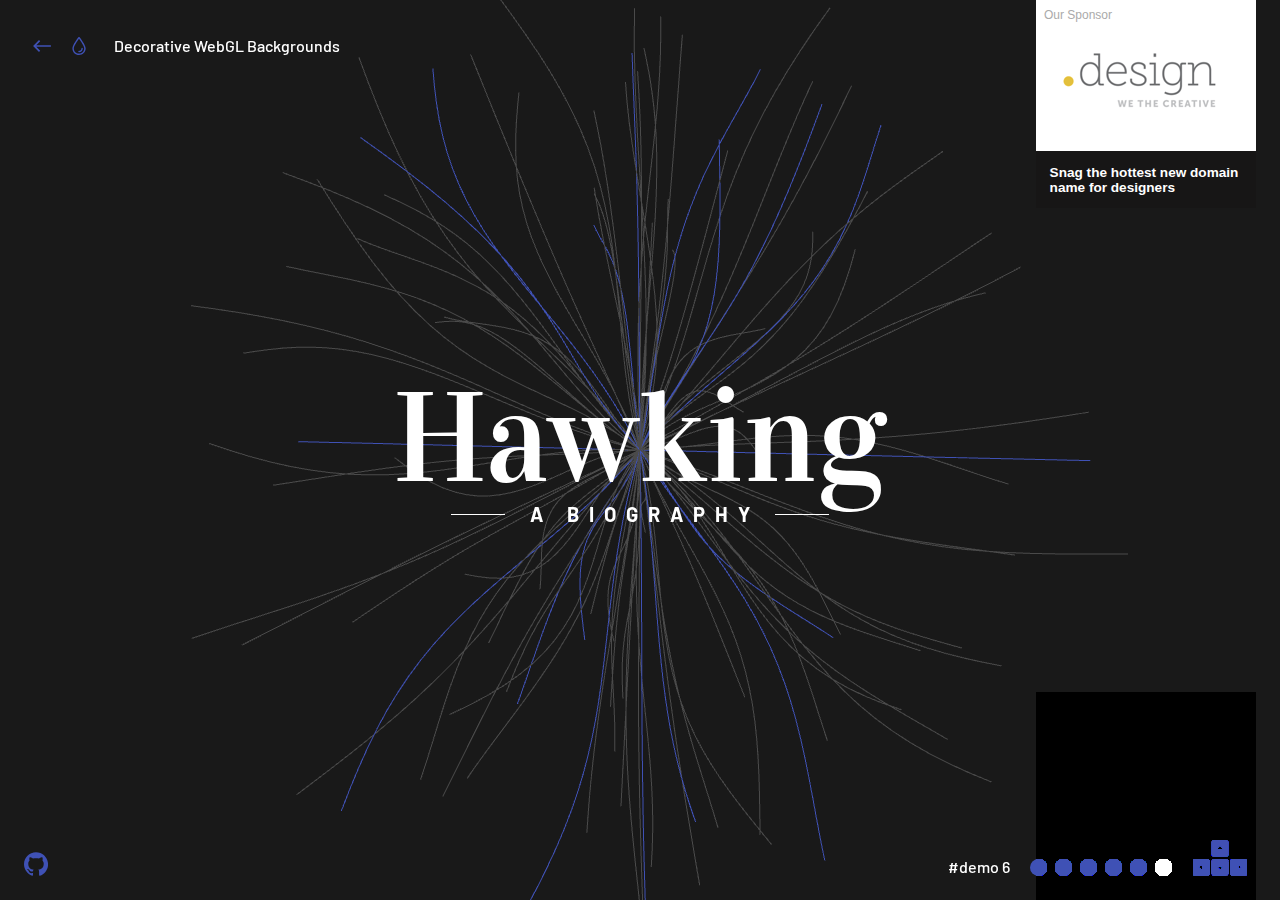
<file: index6.html>
<!DOCTYPE html>
<html lang="en" class="no-js">
	<head>
		<meta charset="UTF-8" />
		<meta name="viewport" content="width=device-width, initial-scale=1">
		<title>Decorative WebGL Backgrounds | Demo 6 | Codrops</title>
		<meta name="description" content="A collection of decorative animated background shapes powered by WebGL and TweenMax." />
		<meta name="keywords" content="webgl, background, shape, web design, web development, tweenmax, gsap, animation" />
		<meta name="author" content="Louis Hoebregts for Codrops" />
		<link rel="shortcut icon" href="favicon.ico">
		<link href="https://fonts.googleapis.com/css?family=Barlow:400,500,700|Vidaloka" rel="stylesheet">
		<link rel="stylesheet" type="text/css" href="css/base.css" />
		<link rel="stylesheet" type="text/css" href="css/demo6.css" />
		<link rel="stylesheet" type="text/css" href="pater/pater.css" />
		<script>document.documentElement.className="js";var supportsCssVars=function(){var e,t=document.createElement("style");return t.innerHTML="root: { --tmp-var: bold; }",document.head.appendChild(t),e=!!(window.CSS&&window.CSS.supports&&window.CSS.supports("font-weight","var(--tmp-var)")),t.parentNode.removeChild(t),e};supportsCssVars()||alert("Please view this demo in a modern browser that supports CSS Variables.");</script>
	</head>
	<body class="demo-6">
		<svg class="hidden">
			<symbol id="icon-arrow" viewBox="0 0 24 24">
				<title>arrow</title>
				<polygon points="6.3,12.8 20.9,12.8 20.9,11.2 6.3,11.2 10.2,7.2 9,6 3.1,12 9,18 10.2,16.8 "/>
			</symbol>
			<symbol id="icon-drop" viewBox="0 0 24 24">
				<title>drop</title>
				<path d="M12,21c-3.6,0-6.6-3-6.6-6.6C5.4,11,10.8,4,11.4,3.2C11.6,3.1,11.8,3,12,3s0.4,0.1,0.6,0.3c0.6,0.8,6.1,7.8,6.1,11.2C18.6,18.1,15.6,21,12,21zM12,4.8c-1.8,2.4-5.2,7.4-5.2,9.6c0,2.9,2.3,5.2,5.2,5.2s5.2-2.3,5.2-5.2C17.2,12.2,13.8,7.3,12,4.8z"/><path d="M12,18.2c-0.4,0-0.7-0.3-0.7-0.7s0.3-0.7,0.7-0.7c1.3,0,2.4-1.1,2.4-2.4c0-0.4,0.3-0.7,0.7-0.7c0.4,0,0.7,0.3,0.7,0.7C15.8,16.5,14.1,18.2,12,18.2z"/>
			</symbol>
			<symbol id="icon-github" viewBox="0 0 32.6 31.8">
				<title>github</title>
				<path d="M16.3,0C7.3,0,0,7.3,0,16.3c0,7.2,4.7,13.3,11.1,15.5c0.8,0.1,1.1-0.4,1.1-0.8c0-0.4,0-1.4,0-2.8c-4.5,1-5.5-2.2-5.5-2.2c-0.7-1.9-1.8-2.4-1.8-2.4c-1.5-1,0.1-1,0.1-1c1.6,0.1,2.5,1.7,2.5,1.7c1.5,2.5,3.8,1.8,4.7,1.4c0.1-1.1,0.6-1.8,1-2.2c-3.6-0.4-7.4-1.8-7.4-8.1c0-1.8,0.6-3.2,1.7-4.4C7.4,10.7,6.8,9,7.7,6.8c0,0,1.4-0.4,4.5,1.7c1.3-0.4,2.7-0.5,4.1-0.5c1.4,0,2.8,0.2,4.1,0.5c3.1-2.1,4.5-1.7,4.5-1.7c0.9,2.2,0.3,3.9,0.2,4.3c1,1.1,1.7,2.6,1.7,4.4c0,6.3-3.8,7.6-7.4,8c0.6,0.5,1.1,1.5,1.1,3c0,2.2,0,3.9,0,4.5c0,0.4,0.3,0.9,1.1,0.8c6.5-2.2,11.1-8.3,11.1-15.5C32.6,7.3,25.3,0,16.3,0z"/>
			</symbol>
			<symbol id="icon-keyboard" viewBox="0 0 100 70">
				<title>keyboard</title>
				<!-- https://thenounproject.com/term/keyboard/783/ by Paul te Kortschot from the Noun Project -->
				<path d="M 60.94,1.83 39.22,1.83 C 36.71,1.83 34.67,3.86 34.67,6.376 L 34.67,28.1 C 34.67,30.61 36.71,32.65 39.22,32.65 L 60.94,32.65 C 63.45,32.65 65.5,30.61 65.5,28.1 L 65.5,6.376 C 65.5,3.86 63.45,1.83 60.94,1.83 Z M 44.79,18.63 50.08,11.74 55.37,18.63 Z" opacity="0.2"/>
				<path d="M 60.86,36.75 39.14,36.75 C 36.63,36.75 34.59,38.79 34.59,41.3 L 34.59,63.02 C 34.59,65.53 36.63,67.57 39.14,67.57 L 60.86,67.57 C 63.38,67.57 65.41,65.53 65.41,63.02 L 65.41,41.3 C 65.42,38.79 63.38,36.75 60.86,36.75 Z M 50.08,57.45 44.79,50.55 55.37,50.55 Z" opacity="0.2" />
				<path d="M 95.45,36.75 73.73,36.75 C 71.22,36.75 69.18,38.79 69.18,41.3 L 69.18,63.02 C 69.18,65.53 71.22,67.57 73.73,67.57 L 95.45,67.57 C 97.97,67.57 100,65.53 100,63.02 L 100,41.3 C 100,38.79 97.97,36.75 95.45,36.75 Z M 83.4,57.45 83.4,46.86 90.3,52.16 Z" />
				<path d="M 26.27,36.75 4.55,36.75 C 2.037,36.75 0,38.79 0,41.3 L 0,63.02 C 0,65.53 2.037,67.57 4.55,67.57 L 26.27,67.57 C 28.78,67.57 30.82,65.53 30.82,63.02 L 30.82,41.3 C 30.82,38.79 28.78,36.75 26.27,36.75 Z M 16.69,57.45 9.79,52.16 16.69,46.86 Z" />
			</symbol>
		</svg>
		<main>
			<div class="content content--fixed">
				<header class="codrops-header">
					<div class="codrops-links">
						<a class="codrops-icon codrops-icon--prev" href="https://tympanus.net/Development/AnimatedFrameSlideshow/" title="Previous Demo"><svg class="icon icon--arrow"><use xlink:href="#icon-arrow"></use></svg></a>
						<a class="codrops-icon codrops-icon--drop" href="https://tympanus.net/codrops/?p=33168" title="Back to the article"><svg class="icon icon--drop"><use xlink:href="#icon-drop"></use></svg></a>
					</div>
					<h1 class="codrops-header__title">Decorative WebGL Backgrounds</h1>
				</header>
				<a class="github" href="https://github.com/Mamboleoo/DecorativeBackgrounds/" title="Find this project on GitHub"><svg class="icon icon--github"><use xlink:href="#icon-github"></use></svg></a>
				<nav class="demos">
					<svg class="icon icon--keyboard"><use xlink:href="#icon-keyboard"></use></svg>
					<a class="demo" href="index.html"><span>Demo 1</span></a>
					<a class="demo" href="index2.html"><span>Demo 2</span></a>
					<a class="demo" href="index3.html"><span>Demo 3</span></a>
					<a class="demo" href="index4.html"><span>Demo 4</span></a>
					<a class="demo" href="index5.html"><span>Demo 5</span></a>
					<a class="demo demo--current" href="index6.html"><span>Demo 6</span></a>
				</nav>
				<a class="pater" href="http://go.thoughtleaders.io/TLDcodrops211117" onClick="recordOutboundLink(this, 'Outbound Links', 'TLDcodrops211117');return false;">
					<img class="pater__img" src="pater/TLD.png" alt="TLD"/>
					<h3 class="pater__title">​Snag the hottest new domain name for designers</h3>
					<p class="pater__description">.design domains were just released and some of the best ones are still available. They normally cost $35 but Codrops readers <strong>get them now for FREE!</strong></p>
				</a>
			</div>
			<div class="content">
				<canvas class="scene scene--full" id="scene"></canvas>
				<div class="content__inner">
					<h2 class="content__title">Hawking</h2>
					<h3 class="content__subtitle">A Biography</h2>
				</div>
			</div>
		</main>
		<script src="js/demo.js"></script>
		<script src="js/three.min.js"></script>
		<script src="js/demo6.js"></script>
	</body>
</html>
</file>
<file: css/base.css>
article,aside,details,figcaption,figure,footer,header,hgroup,main,nav,section,summary{display:block;}audio,canvas,video{display:inline-block;}audio:not([controls]){display:none;height:0;}[hidden]{display:none;}html{font-family:sans-serif;-ms-text-size-adjust:100%;-webkit-text-size-adjust:100%;}body{margin:0;}a:focus{outline:thin dotted;}a:active,a:hover{outline:0;}h1{font-size:2em;margin:0.67em 0;}abbr[title]{border-bottom:1px dotted;}b,strong{font-weight:bold;}dfn{font-style:italic;}hr{-moz-box-sizing:content-box;box-sizing:content-box;height:0;}mark{background:#ff0;color:#000;}code,kbd,pre,samp{font-family:monospace,serif;font-size:1em;}pre{white-space:pre-wrap;}q{quotes:"\201C" "\201D" "\2018" "\2019";}small{font-size:80%;}sub,sup{font-size:75%;line-height:0;position:relative;vertical-align:baseline;}sup{top:-0.5em;}sub{bottom:-0.25em;}img{border:0;}svg:not(:root){overflow:hidden;}figure{margin:0;}fieldset{border:1px solid #c0c0c0;margin:0 2px;padding:0.35em 0.625em 0.75em;}legend{border:0;padding:0;}button,input,select,textarea{font-family:inherit;font-size:100%;margin:0;}button,input{line-height:normal;}button,select{text-transform:none;}button,html input[type="button"],input[type="reset"],input[type="submit"]{-webkit-appearance:button;cursor:pointer;}button[disabled],html input[disabled]{cursor:default;}input[type="checkbox"],input[type="radio"]{box-sizing:border-box;padding:0;}input[type="search"]{-webkit-appearance:textfield;-moz-box-sizing:content-box;-webkit-box-sizing:content-box;box-sizing:content-box;}input[type="search"]::-webkit-search-cancel-button,input[type="search"]::-webkit-search-decoration{-webkit-appearance:none;}button::-moz-focus-inner,input::-moz-focus-inner{border:0;padding:0;}textarea{overflow:auto;vertical-align:top;}table{border-collapse:collapse;border-spacing:0;}
*,
*::after,
*::before {
	box-sizing: border-box;
}

html {
	background: #000;
}

body {
	font-family: 'Barlow', Helvetica, Arial, sans-serif;
	font-weight: 500;
	min-height: 100vh;
	color: #57585c;
	color: var(--color-text);
	background-color: #000;
	background-color: var(--color-bg);
	-webkit-font-smoothing: antialiased;
	-moz-osx-font-smoothing: grayscale;
}

/* Fade effect */
.js body {
	opacity: 0;
	transition: opacity 0.6s;
}

.js body.render {
	opacity: 1;
}

a {
	text-decoration: none;
	color: var(--color-link);
	outline: none;
}

a:hover,
a:focus {
	color: var(--color-link-hover);
	outline: none;
}

.hidden {
	position: absolute;
	overflow: hidden;
	width: 0;
	height: 0;
	pointer-events: none;
}

.message {
	position: relative;
	z-index: 100;
	display: none;
	padding: 1em;
	text-align: center;
	color: var(--color-bg);
	background: var(--color-text);
}

/* Icons */
.icon {
	display: block;
	width: 1.5em;
	height: 1.5em;
	margin: 0 auto;
	fill: currentColor;
}

.icon--keyboard {
	display: none;
}

main {
	position: relative;
	width: 100%;
}

.content {
	position: relative;
	display: grid;
	justify-content: center;
	align-items: center;
	align-content: center;
	margin: 0 auto;
	min-height: 100vh;
}

.content--fixed {
	position: fixed;
	z-index: 10000;
	top: 0;
	left: 0;
	display: grid;
	align-content: space-between;
	width: 100%;
	max-width: none;
	min-height: 0;
	height: 100vh;
	padding: 1.5em;
	pointer-events: none;
	grid-template-columns: 50% 50%;
	grid-template-rows: auto auto 4em;
	grid-template-areas: 'header ...'
	'... ...'
	'github demos';
}

.content--fixed a {
	pointer-events: auto;
}

/* Header */
.codrops-header {
	position: relative;
	z-index: 100;
	display: flex;
	flex-direction: row;
	align-items: flex-start;
	align-items: center;
	align-self: start;
	grid-area: header;
	justify-self: start;
}

.codrops-header__title {
	font-size: 1em;
	font-weight: 500;
	margin: 0;
	padding: 0.75em 0;
}

.info {
	margin: 0 0 0 1.25em;
	color: var(--color-info);
}

.github {
	display: block;
	align-self: end;
	grid-area: github;
	justify-self: start;
}

.demos {
	position: relative;
	display: block;
	align-self: end;
	text-align: center;
	grid-area: demos;
}

.demo {
	margin: 0 0.15em;
}

.demo:hover,
.demo:focus {
	opacity: 0.5;
}

.demo span {
	white-space: nowrap;
	text-transform: lowercase;
	pointer-events: none;
}

.demo span::before {
	content: '#';
}

a.demo--current {
	pointer-events: none;
	color: var(--color-link-hover);
}

/* Top Navigation Style */
.codrops-links {
	position: relative;
	display: flex;
	justify-content: center;
	margin: 0 1em 0 0;
	text-align: center;
	white-space: nowrap;
}

.codrops-icon {
	display: inline-block;
	margin: 0.15em;
	padding: 0.25em;
}

/* Canvas positions */
.content__inner {
	grid-area: 1 / 1 / 1 / 1;
	position: relative;
	display: flex;
	flex-direction: column;
	align-items: center;
	justify-content: center;
	align-content: center;
}

.scene {
	position: absolute;
}

.scene--left {
	width: 100vmin;
	height: 100vmin;
	transform: translate3d(-50vmin,0,0);
}

.scene--full {
	width: 100%;
	height: 100vh;
}

.scene--up {
	height: 150vmin;
	width: 150vmin;
	top: -50vh;
	left: 50%;
	margin-left: -75vmin;
}

@media screen and (min-width: 55em) {
	.icon--keyboard {
		position: absolute;
		right: 0.55em;
		bottom: -30%;
		display: block;
		width: 54px;
		height: 46px;
		fill: var(--color-link);
	}
	.demos {
		display: flex;
		padding-right: 80px;
		justify-self: end;
	}
	.demo {
		display: block;
		width: 17px;
		height: 17px;
		margin: 0 4px;
		border-radius: 50%;
		background: var(--color-link);
	}
	a.demo--current {
		background: var(--color-link-hover);
	}
	.demo span {
		line-height: 1;
		position: absolute;
		right: 100%;
		display: none;
		margin: 0 1em 0 0;
	}
	.demo--current span {
		display: block;
	}
}

@media screen and (max-width: 55em) {
	.message {
		/* display: block; */
	}
	.content {
		flex-direction: column;
		height: auto;
	}
	.content--fixed {
		position: relative;
		z-index: 1000;
		display: block;
		padding: 0.85em;
	}
	.content:not(.content--fixed) {
		margin-bottom: 6em;
	}
	.codrops-header {
		flex-direction: column;
		align-items: center;
	}
	.codrops-header__title {
		font-weight: bold;
		padding-bottom: 0.25em;
		text-align: center;
	}
	.info {
		margin: 0;
	}
	.github {
		display: block;
		margin: 1em auto;
	}
	.codrops-links {
		margin: 0;
	}
}
</file>
<file: css/demo1.css>
.demo-1 {
	--color-text: #fff;
	--color-bg: #000;
	--color-link: #fff;
	--color-link-hover: #ac1122;
	--color-info: #ac1122;
	--color-title: #fff;
	--color-subtitle: #fff;
	--color-subtitle-bg: #ac1122;
}

.content__title {
	font-family: 'Playfair Display', serif;
	font-size: 10vw;
	font-weight: normal;
	color: var(--color-title);
	text-align: center;
	margin: 0;
	pointer-events: none;
}

.content__subtitle {
	font-size: 1.25em;
	background: var(--color-subtitle-bg);
	color: var(--color-subtitle);
	padding: 0.45em 0.5em;
	line-height: 1;
	margin: 0;
	letter-spacing: 0.5em;
	text-indent: 0.5em;
	font-weight: bold;
	text-transform: uppercase;
}

@media screen and (max-width: 55em) {
	.content__title {
		font-size: 3em;
	}
	.content__subtitle {
		font-size: 0.85em;
	}
}
</file>
<file: pater/pater.css>
.pater {
	font-family: -apple-system, BlinkMacSystemFont, 'Segoe UI', Helvetica, Arial, sans-serif !important;
	position: fixed;
	z-index: 1000;
	right: 0;
	bottom: 0;
	display: grid;
	width: 100%;
	padding: 1em 0;
	text-align: left;
	color: #fff;
	background: #000;
}

.pater:hover, .pater:focus {
	color: #fff;
}

.pater::before {
	content: 'Our Sponsor';
	font-size: 0.75em;
	display: inline-block;
	padding: 0 0 5px 10px;
	vertical-align: middle;
	z-index: 11;
}

.pater__img {
	display: none;
	background-image: url(TLD.png);
	background-size: cover;
}

.pater__title {
	font-size: 0.85em;
	font-weight: normal;
	font-weight: bold;
	margin: 0;
}

.pater__title,
.pater__description {
	padding: 10px 0 0 10px;
}

.pater__description {
	font-size: 0.85em;
	display: none;
	margin: 0;
	opacity: 0;
}

@media screen and (min-width: 60em) {
	.pater {
		top: 0;
		right: 0;
		bottom: auto;
		width: 220px;
		margin: 0 1.5em 0 0;
		padding: 0;
	}
	.pater__img {
		display: block;
		width: 100%;
		position: relative;
		z-index: 10;
	}
	.pater::before {
		display: block;
		padding: 8px;
		position: absolute;
		color: #aaa;
	}
	.pater__description {
		display: block;
		position: absolute;
		top: 150px;
		padding: 1em;
		opacity: 1;
		transform: translate3d(0,-100%,0);
		transition: transform 0.3s;
	}
	.pater:hover .pater__description {
		transform: translate3d(0,0,0);
	}
	.pater__title {
		padding: 1em;
		font-size: 0.85em;
		font-weight: 700;
		transition: opacity 0.5s;
	}
	.pater:hover .pater__title {
		opacity: 0;
	}
	.pater__description,
	.pater__title {
		background: var(--bg-ad);
	}
	.demo-1 { --bg-ad: #171616; }
	.demo-2 { --bg-ad: #0f2e5c; }
	.demo-3 { --bg-ad: #4a8c98; }
	.demo-4 { --bg-ad: #000; }
	.demo-5 { --bg-ad: #000; }
	.demo-6 { --bg-ad: #171616; }
}
</file>
<file: css/demo2.css>
@font-face {
	font-family: 'nexa_boldregular';
	font-weight: bold;
	font-style: normal;
	src: url('../fonts/nexa_boldfree_macroman/Nexa_Free_Bold-webfont.eot');
	src: url('../fonts/nexa_boldfree_macroman/Nexa_Free_Bold-webfont.eot?#iefix') format('embedded-opentype'), url('../fonts/nexa_boldfree_macroman/Nexa_Free_Bold-webfont.woff2') format('woff2'), url('../fonts/nexa_boldfree_macroman/Nexa_Free_Bold-webfont.woff') format('woff'), url('../fonts/nexa_boldfree_macroman/Nexa_Free_Bold-webfont.ttf') format('truetype'), url('../fonts/nexa_boldfree_macroman/Nexa_Free_Bold-webfont.svg#nexa_boldregular') format('svg');
}

.demo-2 {
	--color-text: #fff;
    --color-bg: #59c384;
    --color-link: #0f2e5c;
    --color-link-hover: #fff;
    --color-title: #fff;
	--color-subtitle: #0f2e5c;
}

.content__title {
	font-size: 7vw;
	font-weight: 700;
	color: var(--color-title);
	text-align: center;
	margin: 0;
	text-transform: uppercase;
	letter-spacing: 0.15em;
	font-family: 'nexa_boldregular', sans-serif;
}

.content__subtitle {
	color: var(--color-subtitle);
	padding: 0 0.75em;
	margin: 0;
	letter-spacing: 0.5em;
	text-indent: 0.5em;
	font-weight: 700;
	text-transform: uppercase;
}

@media screen and (max-width: 55em) {
	.content--fixed {
		background: #acb2b9;
	}
	.content__title {
		font-size: 2em;
	}
	.content__subtitle {
		font-size: 0.85em;
	}
}
</file>
<file: css/demo3.css>
.demo-3 {
	--color-text: #fff;
	--color-bg: #A9E7DA;
	--color-link: #523bdc;
	--color-link-hover: #fff;
	--color-title: #fff;
}

.content__title {
	font-family: 'Poppins', sans-serif;
	letter-spacing: -0.025em;
	font-size: 7vw;
	color: var(--color-title);
	line-height: 1;
	margin: 0;
	position: relative;
}

.content__title::before,
.content__title::after {
	content: '';
	position: absolute;
	width: 100px;
	height: 200px;
	background: url(../img/dot.png);
	background-size: 25px;
	opacity: 0.4;
}

.content__title::before {
	top: 120%;
	right: 81%;
}

.content__title::after {
	bottom: 120%;
	left: 81%;
}

@media screen and (max-width: 55em) {
	.content__title::before,
	.content__title::after {
		width: 50px;
		height: 100px;
		background-size: 12px;
	}
}
</file>
<file: css/demo4.css>
@font-face {
	font-family: 'nexa_boldregular';
	font-weight: bold;
	font-style: normal;
	src: url('../fonts/nexa_boldfree_macroman/Nexa_Free_Bold-webfont.eot');
	src: url('../fonts/nexa_boldfree_macroman/Nexa_Free_Bold-webfont.eot?#iefix') format('embedded-opentype'), url('../fonts/nexa_boldfree_macroman/Nexa_Free_Bold-webfont.woff2') format('woff2'), url('../fonts/nexa_boldfree_macroman/Nexa_Free_Bold-webfont.woff') format('woff'), url('../fonts/nexa_boldfree_macroman/Nexa_Free_Bold-webfont.ttf') format('truetype'), url('../fonts/nexa_boldfree_macroman/Nexa_Free_Bold-webfont.svg#nexa_boldregular') format('svg');
}

.demo-4 {
	--color-text: #fff;
	--color-bg: #101010;
	--color-link: #fe0e55;
	--color-link-hover: #fff;
	--color-info: #333;
	--color-title: #fff;
	--color-subtitle: #fff;
	--color-subtitle-bg: #fe0e55;
	background: #101010 url(../img/X.svg) no-repeat 50% 50%;
	background-size: 50%;
}

.content__title {
	font-family: 'nexa_boldregular', sans-serif;
	font-size: 10vw;
	font-weight: normal;
	color: var(--color-title);
	text-align: center;
	margin: 0;
	pointer-events: none;
}

.content__subtitle {
	font-size: 1.25em;
	color: var(--color-subtitle);
	padding: 0 0.75em;
	margin: 0;
	letter-spacing: 0.5em;
	text-indent: 0.5em;
	text-align: center;
	font-weight: bold;
	text-transform: uppercase;
}

@media screen and (max-width: 55em) {
	.content__title {
		font-size: 3.5em;
	}
	.content__subtitle {
		font-size: 0.85em;
	}
	.demo-4 {
		background-position: 50% 20em;	
	}
}
</file>
<file: css/demo5.css>
.demo-5 {
	--color-text: #fff;
	--color-bg: #0F1617;
	--color-link: #4dc4a8;
	--color-link-hover: #333;
	--color-info: #ac1122;
	--color-title: #fff;
	--color-subtitle: #fff;
    --color-subtitle-bg: #4dc4a8;
}

.content__title {
	font-size: 10vw;
	font-weight: normal;
	color: var(--color-title);
	text-align: center;
	margin: 0;
	pointer-events: none;
}

.content__subtitle {
	font-size: 1.25em;
	background: var(--color-subtitle-bg);
	color: var(--color-subtitle);
	padding: 0.45em 0.5em;
	line-height: 1;
	margin: 0;
	letter-spacing: 0.5em;
	text-indent: 0.5em;
	font-weight: bold;
	text-transform: uppercase;
}

@media screen and (max-width: 55em) {
	.content__title {
		font-size: 3.5em;
	}
	.content__subtitle {
		font-size: 0.85em;
	}
}
</file>
<file: css/demo6.css>
.demo-6 {
	--color-text: #fff;
	--color-bg: #191919;
	--color-link: #3F51B5;
	--color-link-hover: #ffffff;
	--color-title: #fff;
	--color-subtitle: #fff;
}

.content__title {
	font-family: 'Vidaloka', serif;
	font-size: 10vw;
	font-weight: normal;
	color: var(--color-title);
	text-align: center;
	margin: 0;
	pointer-events: none;
	line-height: 1;
}

.content__subtitle {
	font-size: 1.25em;
	color: var(--color-subtitle);
	padding: 0 0.75em;
	margin: 0;
	letter-spacing: 0.5em;
	text-indent: 0.5em;
	font-weight: bold;
	text-transform: uppercase;
	position: relative;
}

.content__subtitle::before,
.content__subtitle::after {
	content: '';
	position: absolute;
	top: 50%;
	height: 1px;
	background: var(--color-subtitle);
	width: 20%;
}

.content__subtitle::before {
	right: 100%;
}

.content__subtitle::after {
	left: 100%;
}

@media screen and (max-width: 55em) {
	.content__title {
		font-size: 3.75em;
	}
	.content__subtitle {
		font-size: 0.85em;
	}
	.content__subtitle::before,
	.content__subtitle::after {
		width: 10%;
	}
}
</file>
